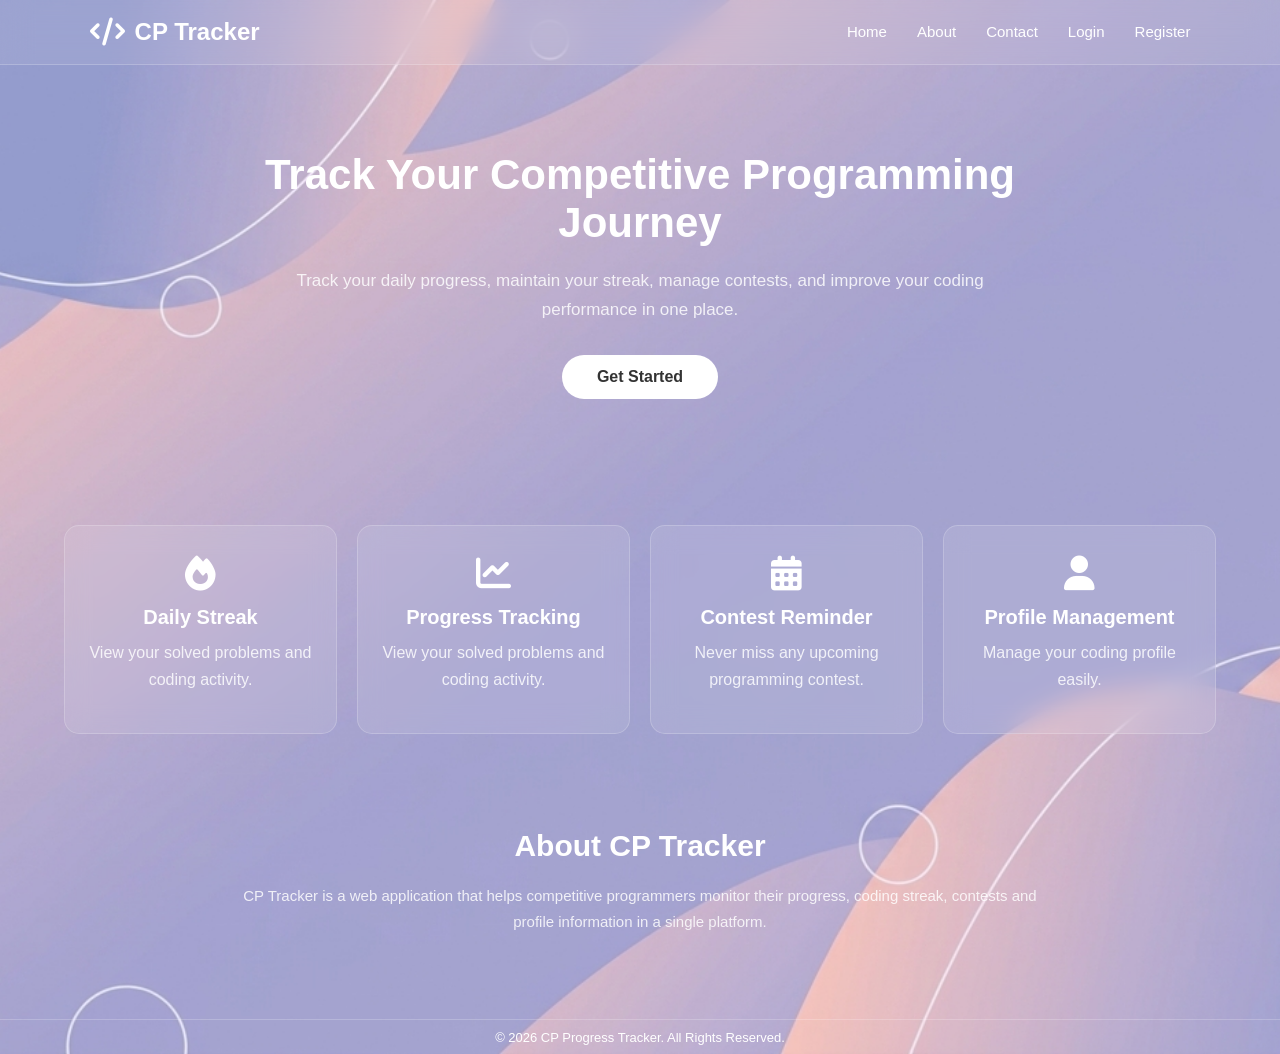
<file: index.html>
<!DOCTYPE html>
<html lang="en">

<head>
    <meta charset="UTF-8">
    <meta name="viewport" content="width=device-width,intial-scale=1.0">

    <title>CP Progress Tracker</title>
    <link rel="stylesheet" href="CSS/style.css">
    <link rel="stylesheet" href="CSS/footer.css">
    <link rel="stylesheet" href="CSS/navbar.css">

    <link rel="stylesheet"href="https://cdnjs.cloudflare.com/ajax/libs/font-awesome/6.6.0/css/all.min.css">



</head>

<body>

    <header>
        <nav>
            <div class="logo">
                <i class="fa-solid fa-code"></i>
                <h2>CP Tracker</h2>
            </div>

            <ul>
                <li><a href="index.html">Home</a></li>
                <li><a href="about.html">About</a></li>
                <li><a href="contact.html">Contact</a></li>
                <li><a href="login.html">Login</a></li>
                <li><a href="register.html">Register</a></li>

            </ul>
        </nav>
    </header>

    <section class="hero">
        <h1>Track Your Competitive Programming Journey</h1>

        <p>
            Track your daily progress, maintain your streak,
            manage contests, and improve your coding performance
            in one place.
        </p>


        <a href="register.html">Get Started</a>

    </section>

    <section class="features">
        <div>
            <i class="fa-solid fa-fire"></i>
            <h2>Daily Streak</h2>

            <p>View your solved problems and coding activity.</p>
        </div>

        <div>
            <i class="fa-solid fa-chart-line"></i>
            <h2>Progress Tracking</h2>
            <p>View your solved problems and coding activity.</p>
        </div>

        <div>
            <i class="fa-solid fa-calendar-days"></i>
            <h2>Contest Reminder</h2>
            <p>
                Never miss any upcoming programming contest.

            </p>
        </div>

        <div>
            <i class="fa-solid fa-user"></i>
            <h2>Profile Management</h2>
            <p>Manage your coding profile easily.</p>
        </div>

    </section>

    <section class="about">
        <h2>About CP Tracker</h2>

        <p>
            CP Tracker is a web application that helps competitive
            programmers monitor their progress, coding streak,
            contests and profile information in a single platform.
        </p>

    </section>

    <footer>
        <p>
            © 2026 CP Progress Tracker. All Rights Reserved.
        </p>
    </footer>
</body>

</html>
</file>
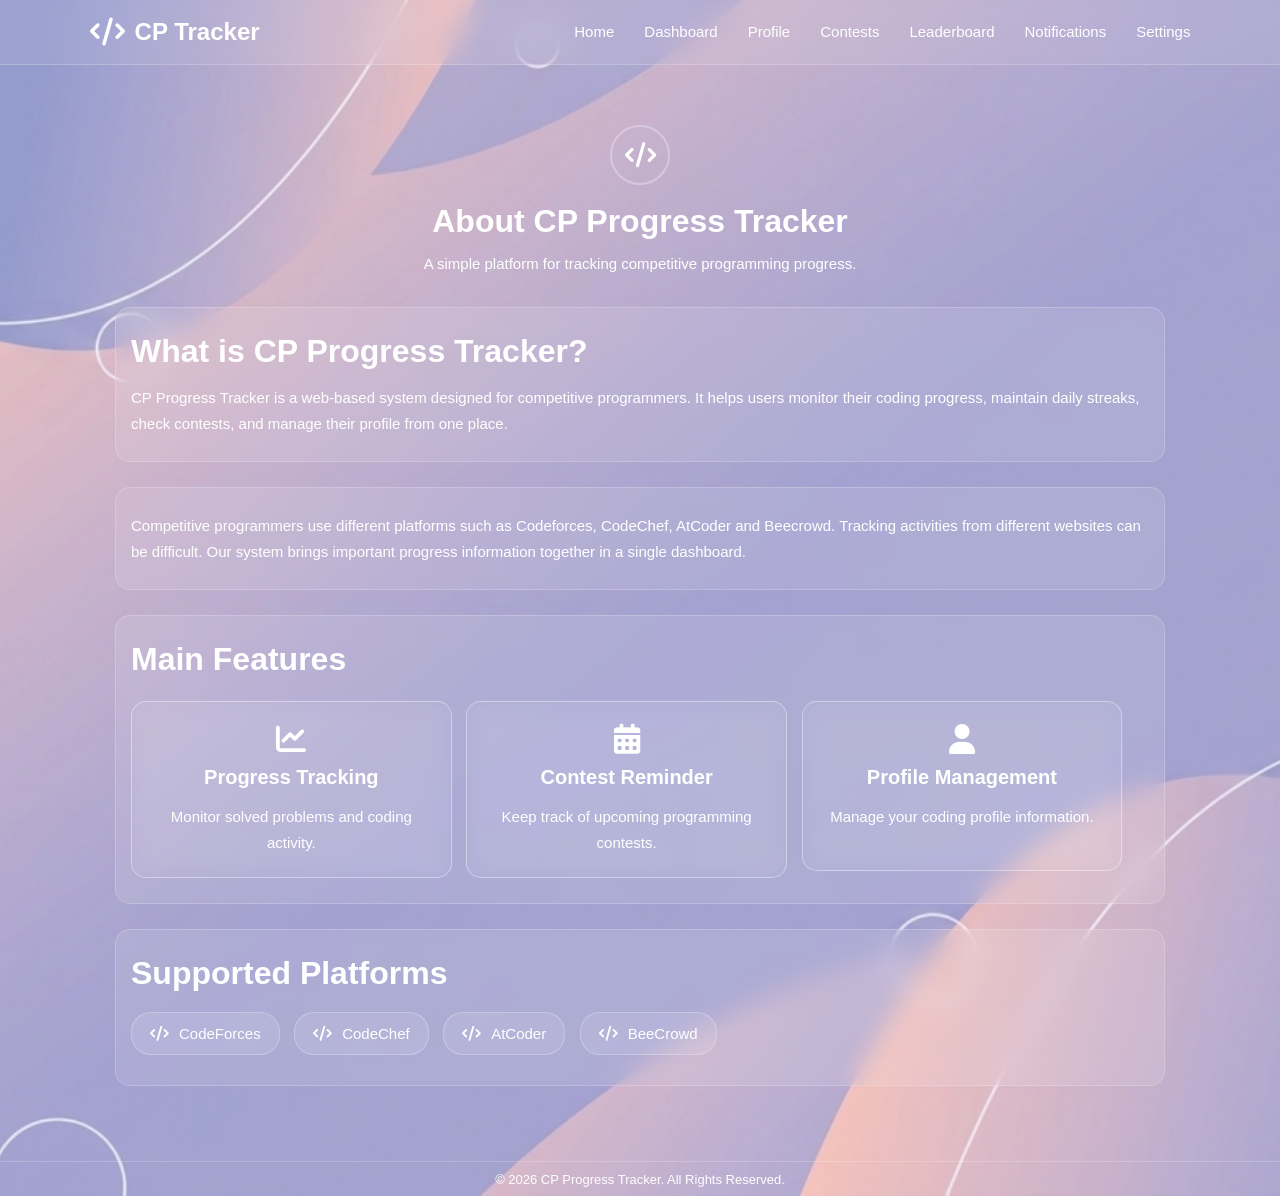
<file: about.html>
<!DOCTYPE html>
<html lang="en">

<head>
    <meta charset="UTF-8">
    <meta name="viewport" content="width=device-width,initial-scale=1.0">
    <title>About - CP Progress Tracker</title>
    <link rel="stylesheet" href="CSS/about.css">
    <link rel="stylesheet" href="CSS/footer.css">
    <link rel="stylesheet" href="CSS/navbar.css">

    <link rel="stylesheet"href="https://cdnjs.cloudflare.com/ajax/libs/font-awesome/6.6.0/css/all.min.css">

</head>
<body>
    <header>
        <nav>
        <div class="logo">
            <i class="fa-solid fa-code">

            </i>
            <h2>CP Tracker</h2>
           
        </div>
         <ul>
                <li><a href="index.html">Home</a></li>
                <li><a href="dashboard.html">Dashboard</a></li>
                <li><a href="profile.html">Profile</a></li>
                <li><a href="contests.html">Contests</a></li>
                <li><a href="leaderboard.html">Leaderboard</a></li>
                <li><a href="notifications.html">Notifications</a></li>
                <li><a href="settings.html">Settings</a></li>
        </ul>
        </nav>
    </header>

<main class="about-page">
    <section class="about-hero">
        <div class="about-icon">
            <i class="fa-solid fa-code">

            </i>
        </div>

        <h1>About CP Progress Tracker</h1>
        <p>
            A simple platform for tracking competitive programming progress.
        </p>
    </section>

    <section class="about-card">
        <h2>What is CP Progress Tracker?</h2>

        <p>
            CP Progress Tracker is a web-based system designed for
            competitive programmers. It helps users monitor their
            coding progress, maintain daily streaks, check contests,
            and manage their profile from one place.
        </p>
    </section>

    <section class="about-card">
        <p>
            Competitive programmers use different platforms such as
            Codeforces, CodeChef, AtCoder and Beecrowd. Tracking
            activities from different websites can be difficult.
            Our system brings important progress information together
            in a single dashboard.

        </p>
    </section>

    <section class="about-card">
        <h2>Main Features</h2>
        <div class="feature">
            <i class="fa-solid fa-chart-line"></i>
            <h3>Progress Tracking</h3>

            <p>Monitor solved problems and coding activity.

            </p>
        </div>
        <div class="feature">
            <i class="fa-solid fa-calendar-days">

            </i>
            <h3>Contest Reminder</h3>
            <p>
                Keep track of upcoming programming contests.
            </p>
        </div>

        <div class="feature">
            <i class="fa-solid fa-user">

            </i>
            <h3>Profile Management</h3>
            <p>
                Manage your coding profile information.
            </p>
        </div>

    </section>

    <section class="about-card">
        <h2>
            Supported Platforms
        </h2>
        <div class="perform">
            <i class="fa-solid fa-code">

            </i>
            <span>CodeForces</span>
        </div>

        <div class="perform">
            <i class="fa-solid fa-code">

            </i>
            <span>CodeChef</span>
        </div>

        <div class="perform">
            <i class="fa-solid fa-code">

            </i>
            <span>AtCoder</span>
        </div>

        <div class="perform">
            <i class="fa-solid fa-code">

            </i>
            <span>BeeCrowd</span>
        </div>

    </section>
</main>
        <footer>
              <p>© 2026 CP Progress Tracker. All Rights Reserved.</p>

        </footer>


</body>


</html>
</file>
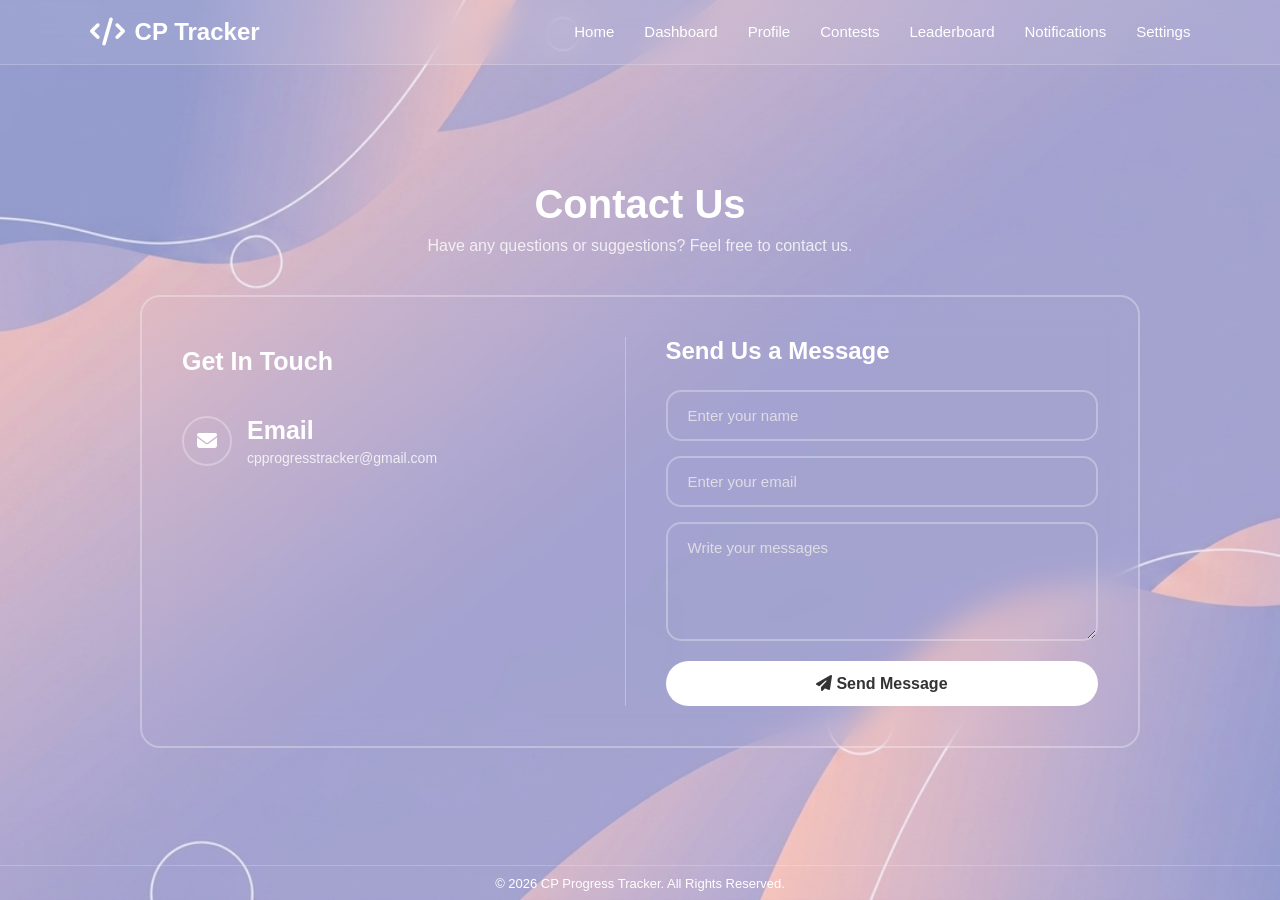
<file: contact.html>
<!DOCTYPE html>
<html lang="en">
    <head>
        <meta charset="UTF-8">
        <meta name="viewport" content="width=device-width,initial-scale=1.0">
        <title>Contact - CP Progress Tracker</title>
        <link rel="stylesheet" href="CSS/contact.css">
        <link rel="stylesheet" href="CSS/footer.css">
        <link rel="stylesheet" href="CSS/navbar.css">
        <link rel="stylesheet"href="https://cdnjs.cloudflare.com/ajax/libs/font-awesome/6.6.0/css/all.min.css">

    </head>

    <body>
        <header>

            <nav>
                <div class="logo">
                    <i class="fa-solid fa-code">

                    </i>

                    <h2>CP Tracker</h2>
                </div>

                <ul>
                    <li><a href="index.html">Home</a></li>
                    <li><a href="dashboard.html">Dashboard</a></li>
                    <li><a href="profile.html">Profile</a></li>
                    <li><a href="contests.html">Contests</a></li>
                    <li><a href="leaderboard.html">Leaderboard</a></li>
                    <li><a href="notifications.html">Notifications</a></li>
                    <li><a href="settings.html">Settings</a></li>
                </ul>

            </nav>
        </header>

        <main class="contact-page">
    <h1>
        Contact Us
    </h1>
    <p>
        Have any questions or suggestions? Feel free to contact us.
    
    </p>

    
    <div class="contact-container">
        
        
        <div class="contact-info">
            <h2>Get In Touch</h2>
            <div class="contact-item">
                <i class="fa-solid fa-envelope"></i>
                <div>
                    <h3>Email</h3>
                    <p>
                        cpprogresstracker@gmail.com
                    </p>

                </div>
            </div>
        </div>

        
        <div class="contact-form">
            <h2>Send Us a Message</h2>
            <form>
                <label for="name">Name</label>
                <input type="text" id="name" placeholder="Enter your name" required>
                <label for="email">Email Address</label>
                <input type="email" id="email" placeholder="Enter your email" required>
                <label for="msg">Message</label>
                <textarea id="msg" rows="5" placeholder="Write your messages" required></textarea>
                
                <button type="submit">
                    <i class="fa-solid fa-paper-plane"></i>
                    Send Message
                    
                </button>
            </form>
        </div>

    </div>
</main>

        <footer>
              <p>© 2026 CP Progress Tracker. All Rights Reserved.</p>

        </footer>
    </body>
</html>
</file>
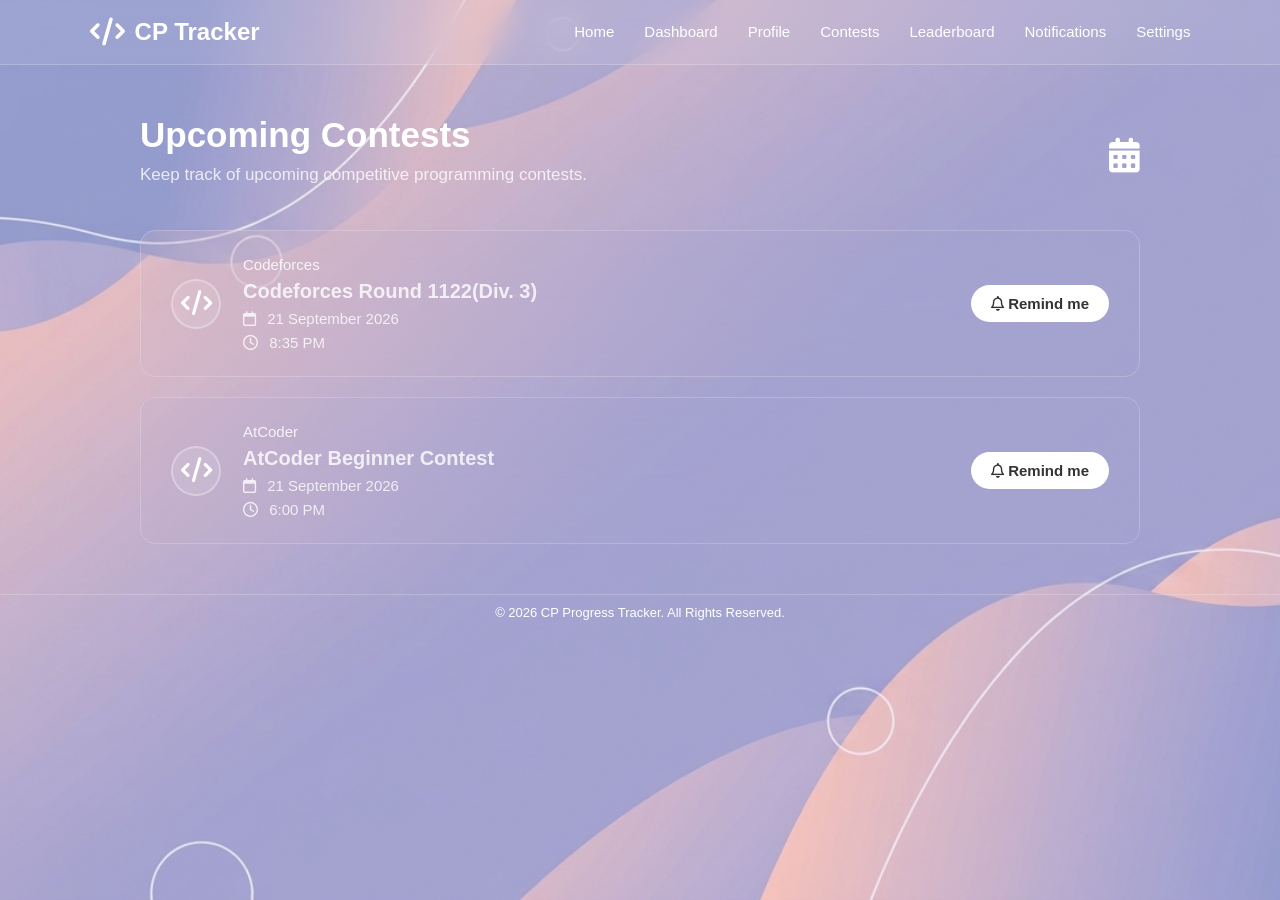
<file: contests.html>
<!DOCTYPE html>
<html lang="en">
    <head>
        <meta charset="UTF-8">
        <meta name="viewport" content="width=device-width,initial-scale=1.0">
        <title>Contests - CP Progress Tracker</title>
        <link rel="stylesheet" href="CSS/contests.css">
        <link rel="stylesheet" href="CSS/navbar.css">
        <link rel="stylesheet" href="CSS/footer.css">
        <link rel="stylesheet"href="https://cdnjs.cloudflare.com/ajax/libs/font-awesome/6.6.0/css/all.min.css">

    </head>

    <body>
        <header>
            <nav>
                <div class="logo">
                    <i class="fa-solid fa-code">

                    </i>
                    <h2>
                        CP Tracker
                    </h2>
                </div>

                <ul>
                    <li><a href="index.html">Home</a></li>
                    <li><a href="dashboard.html">Dashboard</a></li>
                    <li><a href="profile.html">Profile</a></li>
                    <li><a href="contests.html">Contests</a></li>
                    <li><a href="leaderboard.html">Leaderboard</a></li>
                    <li><a href="notifications.html">Notifications</a></li>
                    <li><a href="settings.html">Settings</a></li>
            
                </ul>
            </nav>
        </header>

        <main class="contests-page">
            <div class="page-head">
                <div>
                    <h1>
                        Upcoming Contests
                    </h1>
                    <p>Keep track of upcoming competitive programming contests.</p>
                
                </div>
                <i class="fa-solid fa-calendar-days">

                </i>

            </div>
            <div class="contest-list">
                <div class="contest-card">
                    <DIV CLASS="contest-icon">
                        <i class="fa-solid fa-code">

                        </i>
                    </DIV>

                    <div class="contest-info">
                        <span class="platform">Codeforces

                        </span>
                        <h2>Codeforces Round 1122(Div. 3)</h2>
                        <p>
                            <i class="fa-regular fa-calendar"></i>
                            21 September 2026

                        </p>
                        <p>
                            <i class="fa-regular fa-clock">
                            
                            </i>
                            8:35 PM
                        </p>

                    </div>

                    <button>
                        <i class="fa-regular fa-bell">

                        </i>
                        Remind me
                    </button>

                </div>

                <div class="contest-card">
                    <DIV CLASS="contest-icon">
                        <i class="fa-solid fa-code">

                        </i>
                    </DIV>

                    <div class="contest-info">
                        <span class="platform">AtCoder

                        </span>
                        <h2>AtCoder Beginner Contest</h2>
                        <p>
                            <i class="fa-regular fa-calendar"></i>
                            21 September 2026

                        </p>
                        <p>
                            <i class="fa-regular fa-clock">
                            
                            </i>
                            6:00 PM
                        </p>

                    </div>

                    <button>
                        <i class="fa-regular fa-bell">

                        </i>
                        Remind me
                    </button>

                </div>

            </div>
        </main>

        <footer>
        <p>
            © 2026 CP Progress Tracker. All Rights Reserved.
        </p>
        </footer>
    </body>
</html>
</file>
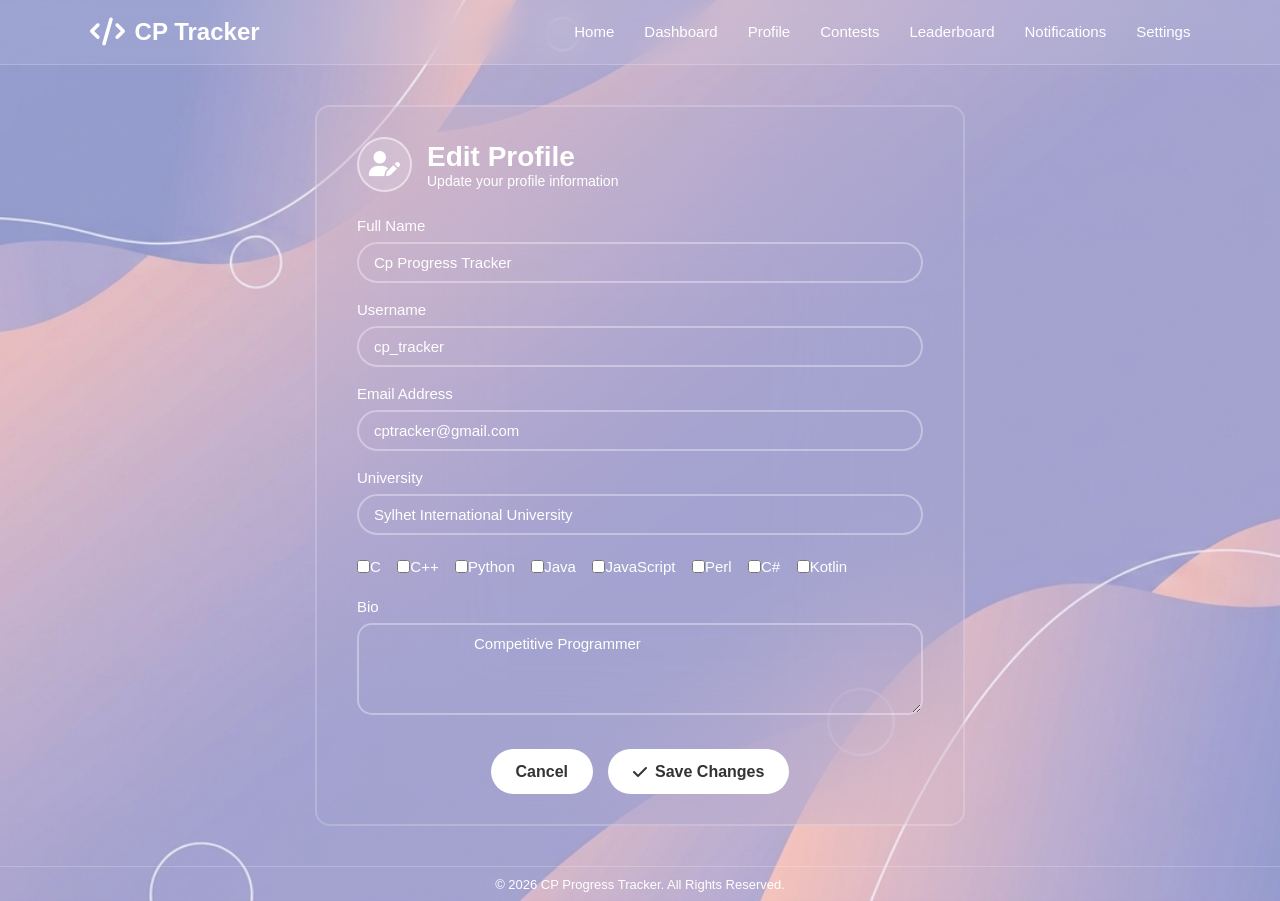
<file: edit-profile.html>
<!DOCTYPE html>
<html lang="en">
    <head>
        <meta charset="UTF-8">
        <meta name="viewport" content="width=device-width,initial-scale=1.0">
        <title>Edit Profile - CP Progress Tracker</title>
        <link rel="stylesheet" href="CSS/edit-profile.css">
        <link rel="stylesheet" href="CSS/footer.css">
        <link rel="stylesheet" href="CSS/navbar.css">
        <link rel="stylesheet"href="https://cdnjs.cloudflare.com/ajax/libs/font-awesome/6.6.0/css/all.min.css">

</head>

<body>
    <header>
        <nav>
            <div class="logo">

                <i class="fa-solid fa-code"></i>
                <h2>CP Tracker</h2>
            </div>
            <ul>
                <li><a href="index.html">Home</a></li>
                <li><a href="dashboard.html">Dashboard</a></li>
                <li><a href="profile.html">Profile</a></li>
                <li><a href="contests.html">Contests</a></li>
                <li><a href="leaderboard.html">Leaderboard</a></li>
                <li><a href="notifications.html">Notifications</a></li>
                <li><a href="settings.html">Settings</a></li>

            </ul>

        </nav>
    </header>

    <main class="edit-profile-page">
        <div class="edit-profile-card">
            <div class="edit-title">
                <div class="edit-icon">
                    <i class="fa-solid fa-user-pen">

                    </i>

                </div>
                <div>
                    <h1>Edit Profile</h1>
                    <p>
                        Update your profile information
                    </p>
                </div>
            </div>

            <form>
                <div class="form-group">
                    <label for="name">Full Name</label>

                    <input type="text" id="name" value="Cp Progress Tracker" required>

                </div>
                <div class="form-group">
                    <label for="username">Username</label>
                    <input type="text"id="username" value="cp_tracker"required>

                </div>

                <div class="form-group">
                    <label for="email">Email Address</label>
                    <input type="email"id="email" value="cptracker@gmail.com"required>

                </div>

                <div class="form-group">
                    <label for="university">University</label>
                    <input type="text"id="university" value="Sylhet International University"required>

                </div>


                <div class="form-group">
                    <label><input type="checkbox" name="language" value="C"> C</label>
                    <label><input type="checkbox" name="language" value="C++"> C++</label>
                    <label><input type="checkbox" name="language" value="Python"> Python</label>
                    <label><input type="checkbox" name="language" value="Java"> Java</label>
                    <label><input type="checkbox" name="language" value="JavaScript"> JavaScript</label>
                    <label><input type="checkbox" name="language" value="Perl"> Perl</label>
                    <label><input type="checkbox" name="language" value="C#"> C#</label>
                    <label><input type="checkbox" name="language" value="Kotlin"> Kotlin</label>



                </div>
                <div class="form-group">
                    <label for="bio">Bio</label>
                    <textarea id="bio" rows="4">
                        Competitive Programmer

                    </textarea>

                </div>

                <div class="button-group">
                   
                    <a href="profile.html" class="save-button">Cancel</a>

                    <button type="submit" class="save-button">
                        <i class="fa-solid fa-check">

                        </i>

                        Save Changes

                    </button>

                </div>

            </form>
        </div>

    </main>
    <footer>
        <p>
            © 2026 CP Progress Tracker. All Rights Reserved.
        </p>
    </footer>
</body>
</html>
</file>
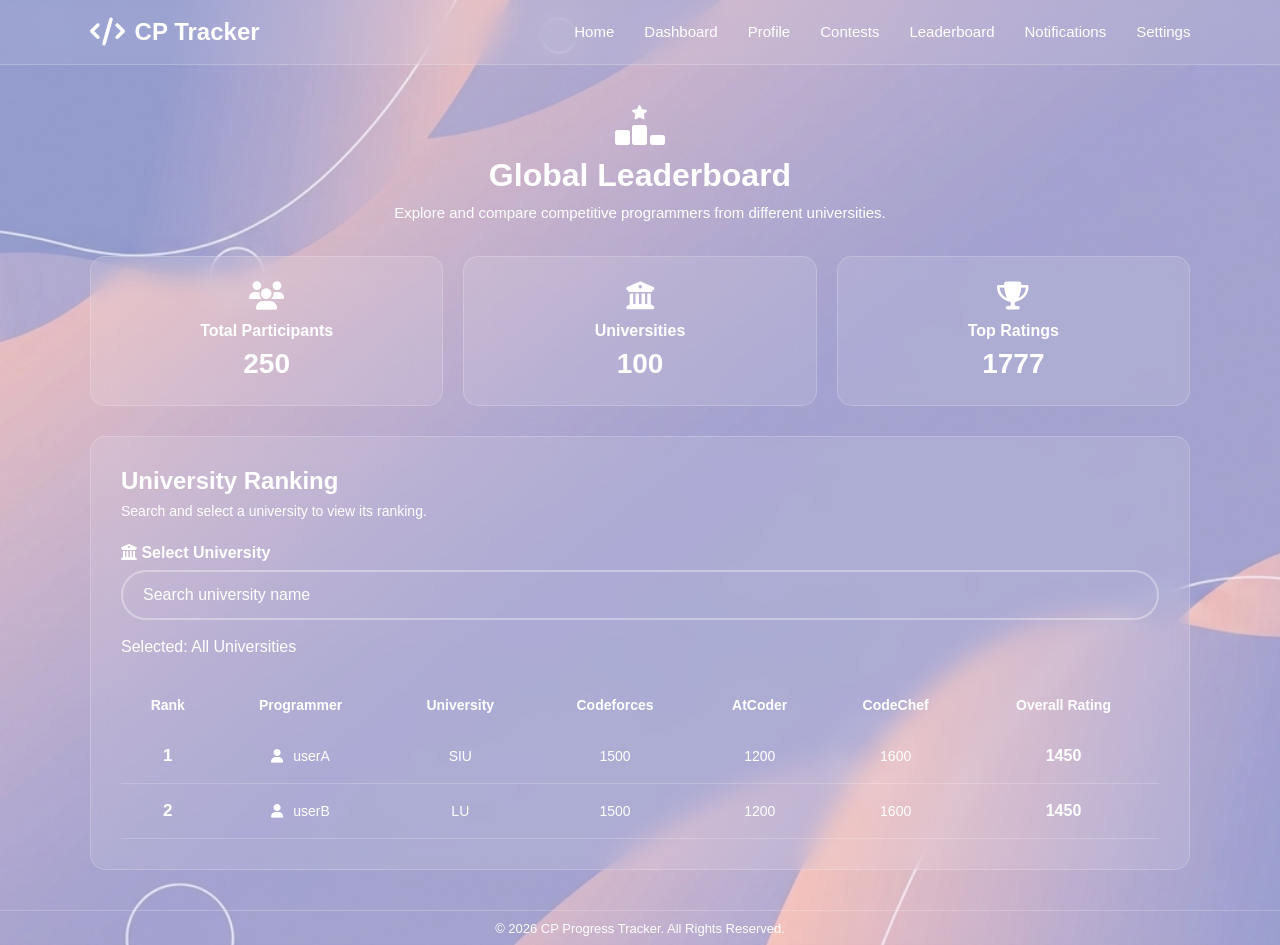
<file: leaderboard.html>
<!DOCTYPE html>
<html lang="en">

<head>
    <meta charset="UTF-8">
    <meta name="viewport" content="width=device-width,initial-scale=1.0">
    <title>Login - CP Progress Tracker</title>
   
    <link rel="stylesheet" href="CSS/leaderboard.css">
    <link rel="stylesheet" href="CSS/navbar.css">
    <link rel="stylesheet" href="CSS/footer.css">
    <link rel="stylesheet"href="https://cdnjs.cloudflare.com/ajax/libs/font-awesome/6.6.0/css/all.min.css">


</head>

<body>
    <header>
        <nav>
            <div class="logo">
                <i class="fa-solid fa-code"></i>
                <h2>CP Tracker</h2>

            </div>
            <ul>
                <li><a href="index.html">Home</a></li>
                <li><a href="dashboard.html">Dashboard</a></li>
                <li><a href="profile.html">Profile</a></li>
                <li><a href="contests.html">Contests</a></li>
                <li><a href="leaderboard.html">Leaderboard</a></li>
                <li><a href="notifications.html">Notifications</a></li>
                <li><a href="settings.html">Settings</a></li>
            </ul>
        </nav>
    </header>

    <main class="lead-page">
        <div class="lead-head">
            <i class="fa-solid fa-ranking-star"></i>
            <h1>Global Leaderboard</h1>

             <p>
                Explore and compare competitive programmers
                from different universities.
            </p>

        </div>
        <section class="rank-stats">
            <div class="rank-card">
                <i class="fa-solid fa-users"></i>
                <h3>Total Participants</h3>
                <h2>250

                </h2>

            </div>

            <div class="rank-card">
                <i class="fa-solid fa-building-columns"></i>
                 <h3>Universities</h3>
                <h2>100

                </h2>
            </div>
             <div class="rank-card">
                <i class="fa-solid fa-trophy"></i>
                <h3>Top Ratings</h3>
                <h2>1777

                </h2>

            </div>

        </section>

        <section class="lead-card">
            <div class="lead-title">
                <h2>
                    University Ranking
                </h2>
                <p>
                    Search and select a university to view its ranking.
                </p>
            </div>

            <div class="filter">
                <label for="uni-search">
                    <i class="fa-solid fa-university"></i>
                    Select University
                </label>
                <input type="text" id="uni-search" placeholder="Search university name" autocomplete="off">
                <div class="uni-list" id="uni-list">
                    <div class="uni-option" data-value="all">
                        All Universities
                    </div>
                    <div class="uni-option" data-value="siu">
                        Sylhet International University
                    </div>
                    <div class="uni-option" data-value="lu">
                        Leading University
                    </div>
                    <div class="uni-option" data-value="sust">
                        Shahjalal University of Science and Technology
                    </div>
                </div>
                <p class="select-uni" id="select-uni">
                    Selected: All Universities
                </p>

                </div>
                <div class="table-wrapper">
                <table>
                    <thread>
                        <tr>
                            <th>Rank</th>
                            <th>Programmer</th>
                            <th>University</th>
                            <th>Codeforces</th>
                            <th>AtCoder</th>
                            <th>CodeChef</th>
                            <th>Overall Rating</th>
                        </tr>

                    
                    </thread>

                    <tbody id="lead-data">
                        <tr data-uni="siu">
                            <tr data-university="siu">
                                <td class="rank">1</td>
                                <td>
                                    <i class="fa-solid fa-user">

                                    </i>
                                    userA
                                </td>

                                <td>SIU</td>
                                <td>1500</td>
                                <td>1200</td>
                                <td>1600</td>
                                <td class="overall">
                                    1450
                                </td>
                                <tr data-university="lu">
                                <td class="rank">2</td>
                                <td>
                                    <i class="fa-solid fa-user">

                                    </i>
                                    userB
                                </td>

                                <td>LU</td>
                                <td>1500</td>
                                <td>1200</td>
                                <td>1600</td>
                                <td class="overall">
                                    1450
                                </td>
                            </tr>
                        </tr>
                    </tbody>
                </table>
                <p class="no-result" id="no-result">
                    No programmers found for this university.
                </p>

            </div>
        </section>

        
        
    </main>

    <footer>
        <p>© 2026 CP Progress Tracker. All Rights Reserved.</p>

    </footer>
</body>

</html>
</file>
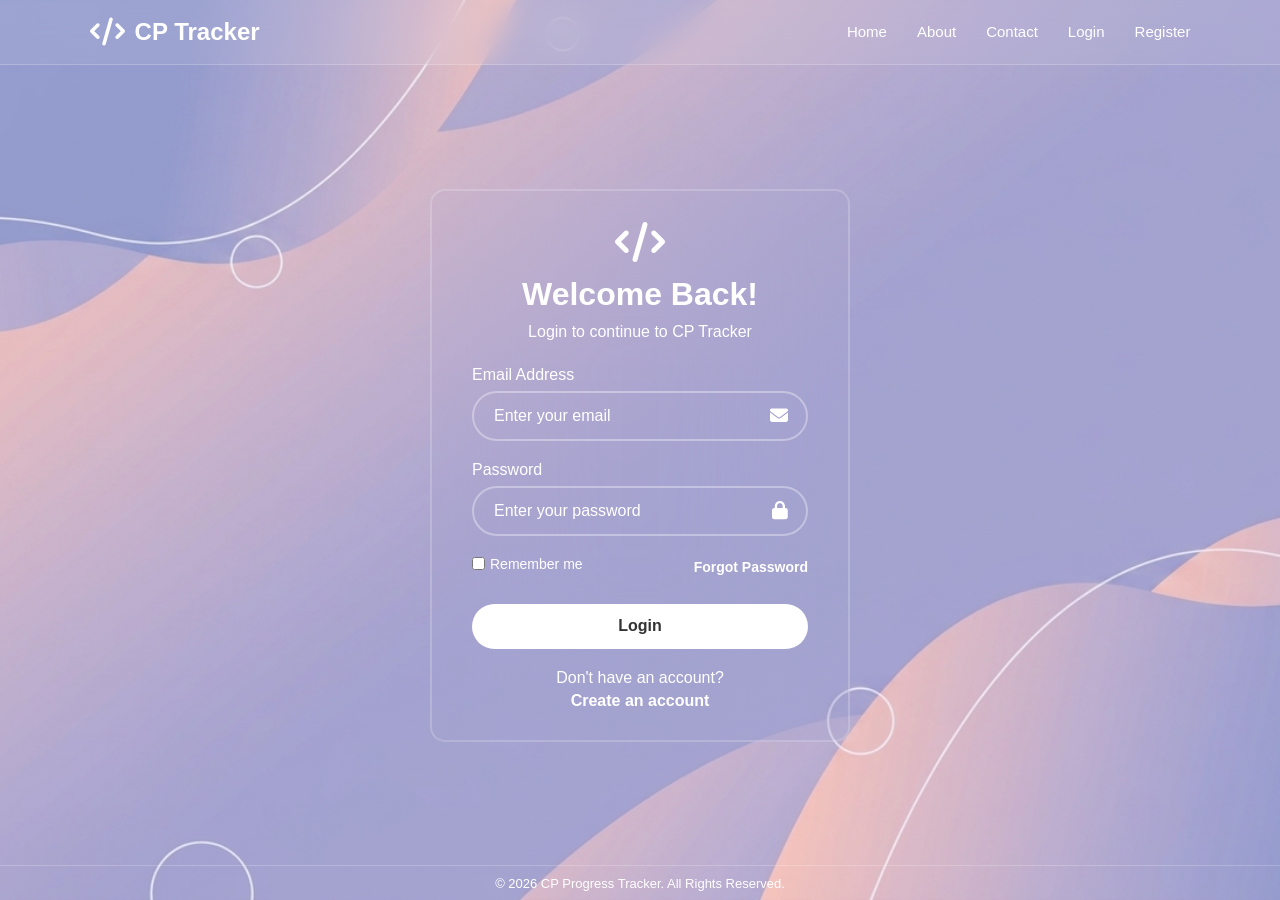
<file: login.html>
<!DOCTYPE html>
<html lang="en">

<head>
    <meta charset="UTF-8">
    <meta name="viewport" content="width=device-width,initial-scale=1.0">
    <title>Login - CP Progress Tracker</title>
   
    <link rel="stylesheet" href="CSS/login.css">
    <link rel="stylesheet" href="CSS/footer.css">
    <link rel="stylesheet" href="CSS/navbar.css">
    <link rel="stylesheet"href="https://cdnjs.cloudflare.com/ajax/libs/font-awesome/6.6.0/css/all.min.css">


</head>

<body>
    <header>
        <nav>
            <div class="logo">
                <i class="fa-solid fa-code"></i>
                <h2>CP Tracker</h2>

            </div>
            <ul>
                <li><a href="index.html">Home</a></li>
                <li><a href="about.html">About</a></li>
                <li><a href="contact.html">Contact</a></li>
                <li><a href="login.html">Login</a></li>
                <li><a href="register.html">Register</a></li>
            </ul>
        </nav>
    </header>

    <main class="login-page">
        <div class="login-card">
            <div class="login-icon">
                <i class="fa-solid fa-code"></i>

            </div>

            <h1>Welcome Back!</h1>
            <p>Login to continue to CP Tracker</p>
            <form class="login-form">
                <label for="password">Email Address</label>
                <div class="input-box">
                    <i class="fa-solid fa-envelope"></i>
                    <input type="email" id="email" placeholder="Enter your email" required>

                </div>
                <label for="password">Password</label>
                <div class="input-box">

                    <i class="fa-solid fa-lock"></i>
                    <input type="password" id="password" placeholder="Enter your password" required>

                </div>


                <div class="login-options">

                    <label class="remember">
                        <input type="checkbox">Remember me

                    </label>


                    <a href="........................">Forgot Password</a>


                </div>

                <button type="submit">Login</button>

            </form>

            <p class="register-text">Don't have an account?</p>

            <a href="register.html">Create an account</a>
        </div>
    </main>

    <footer>
        <p>© 2026 CP Progress Tracker. All Rights Reserved.</p>

    </footer>
</body>

</html>
</file>
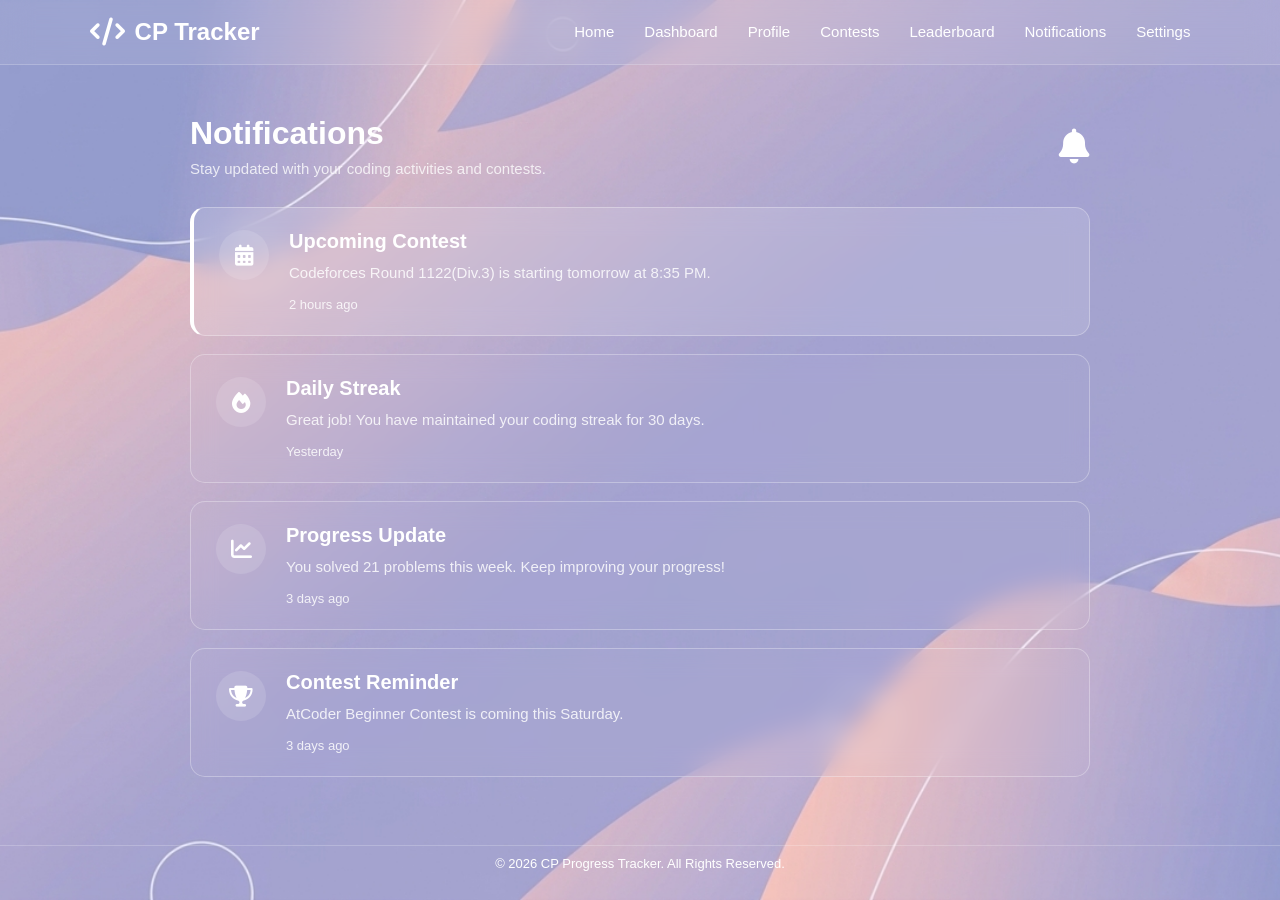
<file: notifications.html>
<!DOCTYPE html>
<html lang="en">
    <head>
        <meta charset="UTF-8">
        <meta name="viewport" content="width=device-width,initial-scale=1.0">
        <title>Notifications - CP Progress Tracker</title>
        <link rel="stylesheet" href="CSS/notifications.css">
        <link rel="stylesheet" href="CSS/footer.css">
        <link rel="stylesheet" href="CSS/navbar.css">
        <link rel="stylesheet"href="https://cdnjs.cloudflare.com/ajax/libs/font-awesome/6.6.0/css/all.min.css">

    </head>

    <body>
        <header>
            <nav>
                <div class="logo">
                    <i class="fa-solid fa-code">

                    </i>
                    <h2>CP Tracker</h2>
                </div>

                <ul>
                    <li><a href="index.html">Home</a></li>
                    <li><a href="dashboard.html">Dashboard</a></li>
                    <li><a href="profile.html">Profile</a></li>
                    <li><a href="contests.html">Contests</a></li>
                    <li><a href="leaderboard.html">Leaderboard</a></li>
                    <li><a href="notifications.html">Notifications</a></li>
                    <li><a href="settings.html">Settings</a></li>
                </ul>


            </nav>
        </header>

        <main class="notifications-page">
            <div class="notifications-header">
                <div>
                    <h1>Notifications</h1>
                    <p>
                        Stay updated with your coding activities and contests.
                    </p>
                </div>

                <i class="fa-solid fa-bell">

                </i>
            </div>

            <div class="notifications-card unread">
                <div class="notifications-icon">
                    <i class="fa-solid fa-calendar-days">

                    </i>
                </div>

                <div class="notifications-content">
                    <h3>
                        Upcoming Contest
                    </h3>
                    <p>
                        Codeforces Round 1122(Div.3) is starting tomorrow at 8:35 PM.
                    </p>
                    <span>2 hours ago</span>
                </div>
            </div>

            <div class="notifications-card">
                <div class="notifications-icon">
                    <i class="fa-solid fa-fire"></i>

                </div>
                <div class="notifications-content">
                    <h3>
                        Daily Streak
                    </h3>
                    <p>
                        Great job! You have maintained your coding streak for 30 days.
                    </p>
                    <span>Yesterday</span>
                </div>

            </div>

            <div class="notifications-card">
                <div class="notifications-icon">
                    <i class="fa-solid fa-chart-line">

                    </i>
                    
                </div>
                <div class="notifications-content">
                    <h3>Progress Update</h3>
                    <p>
                        You solved 21 problems this week. Keep improving your progress!
                    </p>
                    <span>3 days ago</span>
                </div>
            </div>

            <div class="notifications-card">
                <div class="notifications-icon">
                    <i class="fa-solid fa-trophy">

                    </i>
                </div>
                <div class="notifications-content">
                    <h3>Contest Reminder</h3>
                    <p>
                        AtCoder Beginner Contest is coming this Saturday.
                        
                        
                    </p>
                    <span>
                            3 days ago
                    </span>
                </div>
            </div>


        </main>
        <footer>
            <p>
                © 2026 CP Progress Tracker. All Rights Reserved.
            </p>
        </footer>
    </body>
</html>
</file>
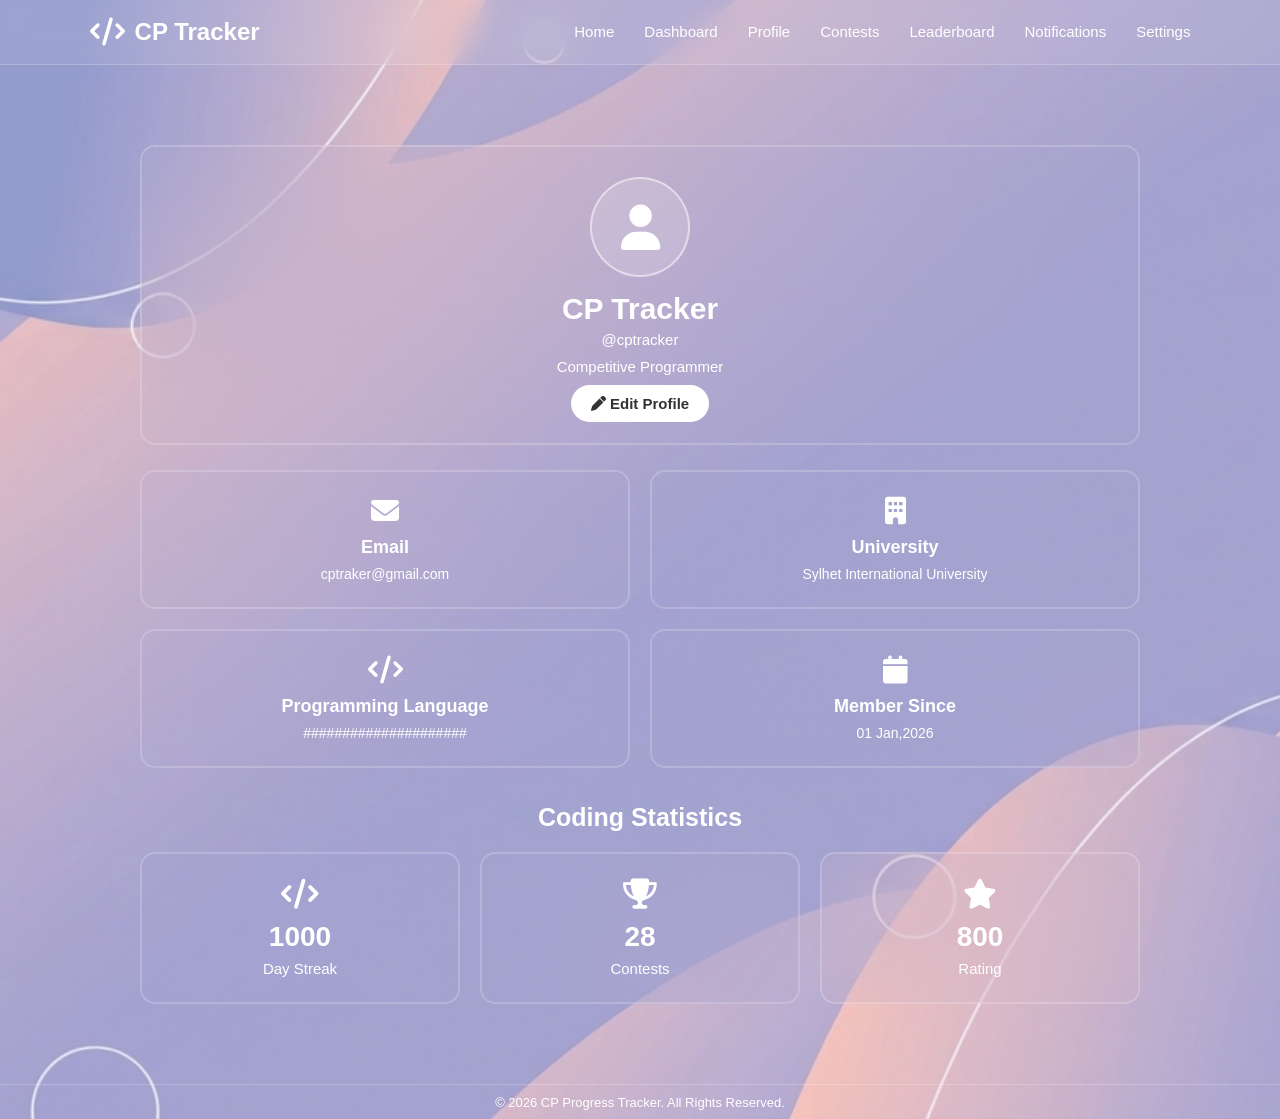
<file: profile.html>
<!DOCTYPE html>
<html lang="en">
    <head>
        <meta charset="UTF-8">
        <meta name="viewport" content="width=device-width,initial-scale=1.0">
        <title>Profile - CP Progress Tracker</title>
        <link rel="stylesheet" href="CSS/profile.css">
        <link rel="stylesheet" href="CSS/footer.css">
        <link rel="stylesheet" href="CSS/navbar.css">
        <link rel="stylesheet"href="https://cdnjs.cloudflare.com/ajax/libs/font-awesome/6.6.0/css/all.min.css">
    </head>
    <body>
        <header>
            <nav>
                <div class="logo">
                    <i class="fa-solid fa-code"></i>
                    <h2>CP Tracker</h2>

                </div>
                <ul>
                    <li><a href="index.html">Home</a></li>
                    <li><a href="dashboard.html">Dashboard</a></li>
                    <li><a href="profile.html">Profile</a></li>
                    <li><a href="contests.html">Contests</a></li>
                    <li><a href="leaderboard.html">Leaderboard</a></li>
                    <li><a href="notifications.html">Notifications</a></li>
                    <li><a href="settings.html">Settings</a></li>

                </ul>

            </nav>

        </header>

        <main class="profile-page">
            <div class="profile-card">
                <div class="profile-image">
                    <i class="fa-solid fa-user">

                    </i>
                </div>
                <h1>CP Tracker</h1>
                <p class="username">
                    @cptracker
                </p>
                <p class="bio">
                    Competitive Programmer
                </p>
                <a href="edit-profile.html" class="edit-button">
                    <i class="fa-solid fa-pen"></i>
                    Edit Profile
                </a>
            </div>

            <div class="profile-info">
                <div class="info-box">
                    <i class="fa-solid fa-envelope">

                    </i>
                    <h3>Email</h3>
                    <p>cptraker@gmail.com</p>

                </div>
                <div class="info-box">
                    <i class="fa-solid fa-building">

                    </i>
                    <h3>University</h3>
                    <p>Sylhet International University</p>
                </div>

                <div class="info-box">
                    <i class="fa-solid fa-code">

                    </i>
                    <h3>Programming Language</h3>
                    <p>#####################</p>
                </div>
                
                 <div class="info-box">
                    <i class="fa-solid fa-calendar">

                    </i>
                    <h3>Member Since</h3>
                    <p>
                        01 Jan,2026
                    </p>
                </div>
            </div>

            <div class="coding-stats">
                <h2>Coding Statistics</h2>
                <div class="stats-grid">
                    <div class="stat-box">
                        <i class="fa-solid fa-code"></i>

                        <h3>1000</h3>
                        <p>
                            Day Streak
                        </p>

                    </div>

                    <div class="stat-box">
                        <i class="fa-solid fa-trophy"></i>

                        <h3>28</h3>
                        <p>
                            Contests
                        </p>

                    </div>
                    <div class="stat-box">
                        <i class="fa-solid fa-star"></i>

                        <h3>800</h3>
                        <p>
                            Rating
                        </p>

                    </div>
                </div>

            </div>
        </main>
        <footer>
        <p>
            © 2026 CP Progress Tracker. All Rights Reserved.
        </p>
    </footer>
    </body>


</html>
</file>
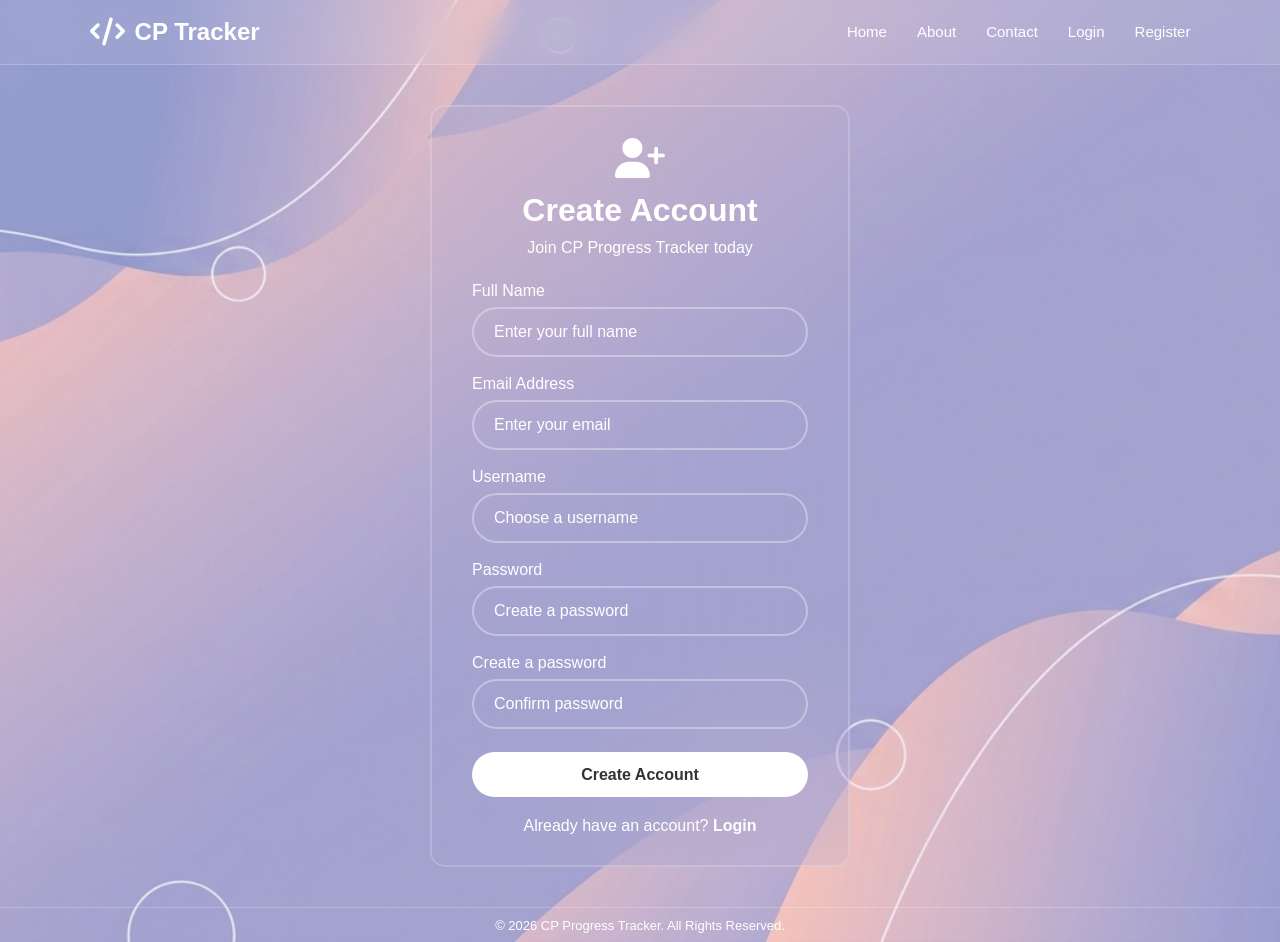
<file: register.html>
<!DOCTYPE html>
<html lang="en">
    <head>
        <meta charset="UTF-8">
        <meta name="viewport" content="width=device-width,initial-scale=1.0">
        <title>Register - CP Progress Tracker</title>
        <link rel="stylesheet" href="CSS/register.css">
        <link rel="stylesheet" href="CSS/footer.css">
        <link rel="stylesheet" href="CSS/navbar.css">
        <link rel="stylesheet"href="https://cdnjs.cloudflare.com/ajax/libs/font-awesome/6.6.0/css/all.min.css">


    </head>

    <body>
        <header>
            <nav>
                <div class="logo">

                    <i class="fa-solid fa-code"></i>
                    <h2>CP Tracker</h2>
                </div>
                <ul>
                    <li><a href="index.html">Home</a></li>
                    <li><a href="about.html">About</a></li>
                    <li><a href="contact.html">Contact</a></li>
                    <li><a href="login.html">Login</a></li>
                    <li><a href="register.html">Register</a></li>
                </ul>

            </nav>
        </header>

        <main class="register-page">
            <div class="register-card">
                <div class="register-icon">
                    <i class="fa-solid fa-user-plus">

                    </i>
                    
                </div>
                <h1>Create Account</h1>
                <p>Join CP Progress Tracker today</p>

                <form>
                    <label for="name">Full Name</label>
                    <input type="text" id="name" placeholder="Enter your full name" required>

                    <label for="email">Email Address</label>
                    <input type="email" id="email" placeholder="Enter your email" required>

                    <label for="username">Username</label>
                    <input type="text" id="username" placeholder="Choose a username" required>

                    <label for="password">Password</label>
                    <input type="password" id="password" placeholder="Create a password" required>

                    <label for="confrim_password">Create a password</label>
                    <input type="password" id="confirm_password" placeholder="Confirm password" required>

                    <button type="submit">
                        Create Account
                    </button>

                </form>

                <p class="login-text">
                    Already have an account?

                    <a href="login.html">Login</a>
                </p>
            </div>
        </main>

        <footer>
              <p>© 2026 CP Progress Tracker. All Rights Reserved.</p>

        </footer>
    </body>
</html>
</file>
<file: CSS/style.css>
*{
    margin:0;
    padding:0;
    box-sizing:border-box;
    font-family:"Poppins",sans-serif;

}

body
{
    min-height:100vh;
    background-image:url("../images/pp.jfif");
    background-size:cover;
    background-position:center;
    background-repeat:no-repeat;
    display:flex;
    flex-direction:column;


}

.hero
{
    color:#fff;
    display:flex;
    justify-content:center;
    align-items:center;
    padding:50px 10%;
    text-align:center;
    flex-direction:column;
    min-height:420px;
    
}

.hero h1
{
    font-size:42px;
    margin-bottom :20px;
    max-width:800px;

}
.hero p
{
    font-size:17px;
    margin-bottom :30px;
    max-width:700px;
    color:rgba(255, 255, 255, 0.83);
    line-height:1.7;
}


.hero a
{
   
    background:#fff;
    border:none;
    outline:none;
    border-radius:25px;
    cursor:pointer;
    font-size:16px;
    color:#333;

   
    font-weight:600;
    transition:0.3s;
    padding:13px 35px;
    text-decoration:none;
    
}
.hero a:hover
{
   
    transform:translateY(-3px);
    
}
.features 
{
    width:90%;
    margin:40px auto;
    display:grid;
    grid-template-columns: repeat(4,1fr);
    gap:20px;


}

.features div,.about 
{
    text-align:center;

}
.features div
{
    padding:30px 20px;
    background:rgba(255, 255, 255, 0.1);
    backdrop-filter: blur(12px);
    border-radius:15px;
    transition:0.3s;
    border:1px solid rgba(255, 255, 255, 0.2);

}
.features div:hover
{
   
    transform:translateY(-3px);
    
}
.features i
{
    color:#fff;
    font-size:35px;
    margin-bottom:15px;
  
}
.features h2
{
    color:#fff;
    font-size:20px;
    margin-bottom:10px;
  
}
.features p
{
    font-size:16px;
    line-height: 1.7;
    margin-bottom:10px;
    color:rgba(255, 255, 255, 0.83);

  
}

.about p
{
    font-size:15px;
    line-height:1.7;
    color:rgba(255, 255, 255, 0.83);

}
.about 
{
    color:#fff;
    width:85%;
    max-width:900px;
    margin:20px auto 50px;
    padding:35px 40px;

}
.about h2
{
    font-size:30px;
    margin-bottom:20px;
   
    
}
</file>
<file: CSS/footer.css>
footer
{
    width:100%;
    background :transparent;
    color :#fff;
    text-align :center;
    padding: 10px 20px 8px;
    border-top :1px solid rgba(253, 253, 253, 0.2);
}

footer p
{
    margin :0;
    line-height : 16px;
    font-size:13px;
    
}

footer p
{
    margin :0;
    font-size:13px;
    line-height: 16px;

    
}
</file>
<file: CSS/navbar.css>
header
{
    width:100%;
    background:rgba(255, 255, 255, 0.08);
    backdrop-filter :blur(15px);
    border-bottom : 1px solid rgba(255, 255, 255, 0.2);
    padding :18px 7%;

   
}

nav
{
    display :flex;
    align-items :center;
    justify-content :space-between;

}

.logo
{
    display :flex;
    align-items :center;
    gap:10px;

}

.logo i
{
    font-size :28px;
    color:#fff;
}

.logo h2
{
    font-size :24px;
    color:#fff;
}

nav ul
{
    display :flex;
    align-items :center;
    gap:30px;

    list-style: none;
    
}

nav ul li a
{
    font-size:15px;
    text-decoration :none;
    color:#fff;
    
}

nav ul li a:hover
{
    text-decoration :underline;
}
</file>
<file: CSS/about.css>
*{
    margin:0;
    padding:0;
    box-sizing:border-box;
    font-family:"Poppins",sans-serif;

}

body
{
    min-height:100vh;
    background-image:url("../images/pp.jfif");
    background-size:cover;
    background-position:center;
    background-repeat:no-repeat;
    display:flex;
    flex-direction:column;


}
.about-page
{
    width:100%;
    max-width:1100px;
    COLOR:#FFF;
    margin:0 auto;
    flex:1;
    padding:35px 25px 50px;
}

.about-hero 
{
    text-align:center;
    padding:25px 15px 35px;

}
.about-icon
{
    font-size:25px;
    width:60px;
    height:60px;
    display :flex;
    justify-content:center;
    align-items:center;
    color:#fff;
    border-radius:50%;
    border:2px solid rgba(255, 255, 255, 0.3);
    margin: 0 auto 18px;

}

.about-hero h1
{
    font-size:32px;
    margin-bottom :15px;

}

.about-hero p
{
    font-size:15px;

}
.about-card
{
    padding:25px 15px;
    background:rgba(255, 255, 255, 0.1);
    backdrop-filter: blur(12px);
    border-radius:15px;
    transition:0.3s;
    border:1px solid rgba(255, 255, 255, 0.2);
    margin-bottom:25px;
}
.about-card:hover
{
   
    transform:translateY(-3px);
    
}
.about-card h2
{
    font-size:32px;
    margin-bottom :15px;

}

.about-card p
{
    font-size:15px;
    line-height: 1.7;


}
.feature
{
    padding:22px 15px;
    background:rgba(255, 255, 255, 0.01);
    backdrop-filter: blur(12px);
    border-radius:15px;
    transition:0.3s;
    border:1px solid rgba(255, 255, 255, 0.4);
    display: inline-block;
    vertical-align:top;
    text-align:center;
    width:31.5%;
    min-height:170px;
    margin:8px 1% 0 0;

}
.feature:hover
{
   
    transform:translateY(-3px);
    
}
.feature i
{
    font-size:30px;
    margin-bottom:12px;
   
}
.feature h3
{
    font-size:20px;
    margin-bottom:15px;
   
}
.feature p
{
    font-size:15px;
    line-height:1.7;
  
}

.perform 
{
    display:inline-flex;
    align-items:center;
    gap:10px;
    margin :5px 10px 5px 0;
    padding : 12px 18px;
    background:rgba(255, 255, 255, 0.1);
    border:1px solid rgba(255, 255, 255, 0.25);
    border-radius:20px;

    transition: 0.3s;


}
.perform:hover
{
   
    transform:translateY(-3px);
    
}

.perform i
{
    font-size:15px;
  
}

.perform span
{
    font-size:15px;
  
}
</file>
<file: CSS/contact.css>
*{
    margin:0;
    padding:0;
    box-sizing:border-box;
    font-family:"Poppins",sans-serif;

}

body
{
    min-height:100vh;
    background-image:url("../images/pp.jfif");
    background-size:cover;
    background-position:center;
    background-repeat:no-repeat;
    display:flex;
    flex-direction:column;


}
.contact-page
{
    width:100%;
    flex:1;
    display:flex;
    justify-content:center;
    align-items:center;
    padding:40px 20px;

    flex-direction:column;
    
}
.contact-page h1
{
    font-size:40px;
    margin-bottom:10px;
    text-align :center;

    margin-bottom:10px;
    

}
.contact-page > p
{
    text-align:center;
    font-size :16px;
    margin-bottom:40px;
    color:rgba(255, 255, 255, 0.8);


}
.contact-container
{
    width:100%;
    max-width:1000px;
    display:flex;
    background:transparent;
    gap:40px;
    border:2px solid rgba(255, 255, 255, 0.3);
    backdrop-filter: blur(15px);
    border-radius: 20px;
    padding:40px;

}

.contact-info
{
    flex:1;
    display:flex;
    justify-content: flex-start;

    flex-direction:column;
    padding-top:10px;
    border-right :1px solid rgba(255, 255, 255, 0.3);
    padding-right :10px;
}

.contact-item
{
    display:flex;
    align-items:center;
    gap:15px;
    margin-bottom:25px;

}

.contact-page h2
{
    font-size:25px;
   
    margin-bottom:40px;
    

}
.contact-item i
{
    font-size:20px;
    width:50px;
    height:50px;
    display :flex;
    justify-content:center;
    align-items:center;
    color:#fff;
    border-radius:50%;
    border:2px solid rgba(255, 255, 255, 0.3);


}
.contact-item h3
{
    font-size:25px;
   
    margin-bottom:5px;
    

}
.contact-item p
{
    font-size:14px;
    color:rgba(255, 255, 255, 0.8);
  
}

.contact-form
{
    flex:1;
}
.contact-form h2
{
    font-size:24px;
    margin-bottom:25px;
}

.contact-form form
{
    display:flex;
    flex-direction:column;
    gap:15px;
}

.contact-form label
{
    display:none;

}
.contact-form input, .contact-form textarea
{
    width :100%;
    background:transparent;
    transition: 0.3s;
    color:#fff;
    outline:none;
    font-size:15px;
    border-radius:15px;
    border:2px solid rgba(255, 255, 255, 0.3);
    padding:15px 20px;
}


.contact-form input:focus, .contact-form textarea:focus
{
    background:rgba(255, 252, 252, 0.017);
    border-color:#fff;
}

.contact-form input::placeholder, .contact-form textarea::placeholder
{
    color:rgba(236, 235, 235, 0.8);

}

.contact-form button:hover
{
    
    transform:translateY(-3px);
   
}

.contact-form button
{
    width:100%;
    height:45px;
    background:#fff;
    border:none;
    outline:none;
    border-radius:25px;
    cursor:pointer;
    font-size:16px;
    color:#333;

    margin-top:5px;
    font-weight:600;
    transition:0.3s;

 

}
.contact-page h1,.contact-page h2,.contact-item h3
{
    color:#fff;
}
</file>
<file: CSS/contests.css>
*{
    margin:0;
    padding:0;
    box-sizing:border-box;
    font-family:"Poppins",sans-serif;

}

body
{
    min-height:100vh;
    background-image:url("../images/pp.jfif");
    background-size:cover;
    background-position:center;
    background-repeat:no-repeat;
    display:flex;
    flex-direction:column;


}
.contests-page
{
    width:90%;
    max-width:1000px;
    COLOR:#FFF;
    margin:50px auto;
    
}

.page-head
{
   
    display:flex;
    justify-content:space-between;
    align-items:center;
    margin-bottom:35px;
    
}
.page-head h1
{
    font-size:35px;
    margin-bottom:10px;
}
.page-head p
{
    font-size:17px;
    margin-bottom:10px;
    color:rgba(255,255,255,0.8);

}

.page-head i
{
    font-size:35px;
   
}

.contest-list
{
    display:flex;
    gap:20px;
    flex-direction:column;
    
}
.contest-card
{
    display:flex;
    align-items:center;
    gap:22px;
    background: transparent;
    border:1px solid rgba(255, 254, 255, 0.2);
    backdrop-filter:blur(80px);
    color:#fff;
    border-radius:15px;
    padding:25px 30px;
    transition:0.3s;
    
}
.contest-card:hover
{
   
    transform:translateY(-3px);
    
}

.contest-icon
{
    font-size:25px;
    width:50px;
    height:50px;
    display :flex;
    justify-content:center;
    align-items:center;
    color:#fff;
    border-radius:50%;
    border:2px solid rgba(255, 255, 255, 0.3);
    background:rgba(255, 255, 255, 0.1);

}
.contest-info 
{
    flex:1;
}

.platform 
{
   display:inline-block;
   font-size:15px;
   color:rgba(255,255,255,0.85);
   margin-bottom:7px;

    
}

.contest-info p
{
    font-size:15px;
    color:rgba(255,255,255,0.8);
    margin-top:7px;

}
.contest-info h2
{
    font-size:20px;
    color:rgba(255,255,255,0.8);
    margin-bottom:7px;

    
}

.contest-info p i
{
    margin-right:7px;

}
.contest-card button:hover
{
    
    transform:translateY(-3px);
   
}

.contest-card button
{
   
    background:#fff;
    border:none;
    outline:none;
    border-radius:25px;
    cursor:pointer;
    font-size:15px;
    color:#333;

    font-weight:600;
    transition:0.3s;
    padding:10px 20px;
 

}
</file>
<file: CSS/edit-profile.css>
*{
    margin:0;
    padding:0;
    box-sizing:border-box;
    font-family:"Poppins",sans-serif;

}

body
{
    min-height:100vh;
    background-image:url("../images/pp.jfif");
    background-size:cover;
    background-position:center;
    background-repeat:no-repeat;
    display:flex;
    flex-direction:column;


}
.edit-profile-page
{
    width:100%;
    flex:1;
    margin:40px auto;
    max-width:650px;
   
    
    
}
.edit-profile-card
{
    background:transparent;
    border:2px solid rgba(255, 254, 255, 0.2);
    backdrop-filter:blur(80px);
    color:#fff;
    border-radius:15px;
    padding:30px 40px;

}

.edit-icon
{
    display:flex;
    justify-content:center;
    align-items:center;
    background:rgba(255,255,255,0.15);
    border:2px solid rgba(255,255,255,0.5);
    border-radius:50%;
    width:55px;
    height:55px;
   

    color:#fff;
    font-size :25px;

}
.edit-title 
{
    display:flex;
    align-items:center;
    margin-bottom:25px;
    gap:15px;

}

.edit-title h1 
{
    font-size:28px;

}

.edit-title p 
{
    color:#fff;
    font-size:14px;

}

.form-group
{
    margin-bottom:18px;
}
.form-group label 
{
    display:block;
    font-size:15px;
    margin-bottom:8px;
    
}
.form-group input:not([type="checkbox"]),
.form-group textarea
{
   
    width:100%;

    background:transparent;
   
    border:2px solid rgba(255, 255, 255, 0.35);
    outline:none;
    border-radius:25px;
    font-size:15px;
    color:#fff;
    padding: 10px 15px;
   


}
.form-group textarea 
{
    border-radius:15px;
    resize:vertical;
}
.form-group label:has(input[type="checkbox"]) 
{
    display:inline-flex;
    align-items:center;
    margin:5px 12px 5px 0;

}

.button-group 
{
    display:flex;
    justify-content:center;
    gap:15px;
    margin-top:25px;
}
.save-button
{
    
    height:45px;
    background:#fff;
    border:none;
    outline:none;
    border-radius:25px;
    cursor:pointer;
    font-size:16px;
    color:#333;

    margin-top:5px;
    font-weight:600;
    transition:0.3s;
    text-decoration:none;
    padding:12px 25px;
    gap:8px;
    display:inline-flex;
    align-items:center;
    justify-content:center;
    
}

.save-button:hover
{
   
    transform:translateY(-3px);
    
}
</file>
<file: CSS/leaderboard.css>
*{
    margin:0;
    padding:0;
    box-sizing:border-box;
    font-family:"Poppins",sans-serif;

}

body
{
    min-height:100vh;
    background-image:url("../images/pp.jfif");
    background-size:cover;
    background-position:center;
    background-repeat:no-repeat;
    display:flex;
    flex-direction:column;


}
.lead-page
{
    width:90%;
    max-width:1100px;
    COLOR:#FFF;
    margin:40px auto;
    flex:1;
}

.lead-head
{
   
    text-align:center;
    align-items:center;
    margin-bottom:35px;
    
}
.lead-head i
{
    font-size:40px;
    margin-bottom:12px;
   
}
.lead-head h1
{
    font-size:32px;
    margin-bottom:10px;
   
}
.lead-head p
{
    font-size:15px;
  
}
.rank-card, .lead-card
{
    padding:25px 15px;
    background:rgba(255, 255, 255, 0.1);
    backdrop-filter: blur(12px);
    border-radius:15px;
    transition:0.3s;
    border:1px solid rgba(255, 255, 255, 0.2);

}
.rank-card:hover
{
   
    transform:translateY(-3px);
    
}

.rank-stats 
{
    display:grid;
    grid-template-columns:repeat(3,1fr);
    gap :20px;
    margin-bottom:30px;

}

.rank-card 
{
    
    text-align:center;
}
.rank-card i 
{
    font-size:28px;
    margin-bottom:12px;

}
.rank-card h3 
{
    font-size:16px;
    margin-bottom:8px;
}

.rank-card h2 
{
    font-size:28px;

}
.lead-card 
{
    padding:30px;
}

.lead-title 
{
    margin-bottom:25px;

}

.lead-title h2 
{
    font-size:24px;
    margin-bottom:8px;
}

.lead-title p 
{
    font-size:14px;
}
.filter
{
    position :relative;
    margin-bottom:25px;

}
.filter label
{
    display:block;
    margin-bottom:8px;
    font-weight:600;

}
.filter input
{
    width:100%;
    height:50px;
    background:transparent;
   
    border:2px solid rgba(255, 255, 255, 0.35);
    outline:none;
    border-radius:25px;
    font-size:16px;
    color:#fff;
    padding: 15px 20px;
    margin-bottom: 18px;

}
.filter input::placeholder
{
    color:#fff;
}

.filter input:focus 
{
    background : rgba(255, 255, 255, 0.1);
  
  
    border-color:#fff;
    box-shadow:0 0 5px rgba(255, 255, 255, 0.1);
    transition :0.3s ease;
}
.filter input:hover
{
   
    transform:translateY(-3px);
    
}

.uni-list 
{
    display:none;
    position:absolute;
    
    width:100%;
    
    margin-top:8px;
    border:2px solid rgba(255,255,255,0.21);
    border-radius:15px;
    backdrop-filter:blur(80px);
    background:#333;
    z-index:100;
    top:100%;
    left:0; 
    max-height:220px;
    overflow-y:auto;

}


.uni-option 
{
    padding:13px 18px;
    cursor:pointer;
    font-size:14px;
    transition:.3s;

}
.uni-option:hover
{
   
    transform:translateY(-3px);
    
}

.selected-university 
{
    font-size:13px;
    margin-top:12px;

    color:#fff;
}


.table-wrapper 
{
    width:100%;
    overflow-x:auto;

}
table 
{
    width:100%;
    border-collapse:collapse;

    text-align:center;
    white-space:nowrap;

}
thead 
{

    background:rgba(255,255,255,.15);
}
th 
{

    padding:16px 12px;
    font-size:14px;
}

td 
{
    padding:17px 12px;
    font-size:14px;

    border-bottom:1px solid rgba(255,255,255,.2);
}

tbody tr 
{
    transition:.3s;

}

tbody tr:hover 
{
    background:rgba(255,255,255,.15);

}

.rank 
{
    font-weight:700;
    font-size:17px;
}

.overall 
{
    font-weight:700;
    font-size:16px;
}

td i 
{
    margin-right:6px;
}

.no-result 
{
    display:none;
    text-align:center;
    padding:25px;
    font-size:14px;

}
</file>
<file: CSS/login.css>
*{
    margin:0;
    padding:0;
    box-sizing:border-box;
    font-family:"Poppins",sans-serif;

}

body
{
    min-height:100vh;
    background-image:url("../images/pp.jfif");
    background-size:cover;
    background-position:center;
    background-repeat:no-repeat;
    display:flex;
    flex-direction:column;


}

.login-page
{
    width:100%;
    flex:1;
    display:flex;
    justify-content:center;
    align-items:center;
    padding:40px 0;
    
}

.login-card
{
    width:420px;
    background: transparent;
    border:2px solid rgba(255, 254, 255, 0.2);
    backdrop-filter:blur(80px);
    color:#fff;
    border-radius:15px;
    padding:30px 40px;
}
.login-icon
{
    font-size:40px;
    text-align:center;
    margin-bottom:10px;

}

.login-card h1
{
    font-size:32px;
    text-align:center;
}

.login-card p
{
    text-align:center;
    margin:10px 0 25px;

}

.login-form label
{
    display:block;
    margin-bottom:7px;

}

.input-box
{
    width:100%;
    height:50px;
    position:relative;
    margin-bottom:20px;

}
.input-box input
{
    width:100%;
    height:100%;
    background:transparent;
    border:2px solid rgba(255, 255, 255, 0.35);
    outline:none;
    border-radius:25px;
    font-size:16px;
    color:#fff;
    padding: 15px 45px 15px 20px;


}

.input-box input::placeholder
{
    color:#fff;

}

.input-box i
{
    position:absolute;
    right:20px;
    top:50%;
    transform:translateY(-50%);
    font-size:18px;

}


.login-options
{
    display:flex;
    justify-content: space-between;
    align-items:center;
    font-size:14px;
    margin:5px 0 20px;
}

.remember
{
    display:flex !important;
    align-items:center;
    gap:5px;

}
.remember input
{
    accent-color:#6b3c86c3;
}
.login-options a
{
    color:#fff;
    text-decoration:none;

}

.login-options a:hover
{
    text-decoration:underline;
}


.login-form button
{
    width:100%;
    height:45px;
    background:#fff;
    border:none;
    outline:none;
    border-radius:25px;
    cursor:pointer;
    font-size:16px;
    color:#333;

    margin-top:5px;
    font-weight:600;
    transition:0.3s;
    
    
}
.login-form button:hover
{
    transform:translateY(-3px);
    color:#333;
}
.register-text
{
    margin-top:20px !important;
    margin-bottom:5px !important;
}

.login-card a
{
    text-align:center;
    color:#fff;
    text-decoration:none;
    font-weight:600;
    display:block;

}

.login-card a:hover
{
    
    text-decoration:underline;
}
</file>
<file: CSS/notifications.css>
*{
    margin:0;
    padding:0;
    box-sizing:border-box;
    font-family:"Poppins",sans-serif;

}

body
{
    min-height:100vh;
    background-image:url("../images/pp.jfif");
    background-size:cover;
    background-position:center;
    background-repeat:no-repeat;
    display:flex;
    flex-direction:column;


}

.notifications-page
{
    width:90%;
    max-width:900px;
    margin:50px auto;
    color:#fff;

}

.notifications-header
{
    display:flex;
    margin-bottom:30px;
    align-items:center;
    justify-content:space-between;

}
.notifications-header h1
{
    font-size:32px;
    margin-bottom :8px;

}

.notifications-header p
{
    font-size:15px;
    color: rgba(254, 254, 254, 0.8);

}
.notifications-header i
{
    font-size:35px;
   

}

.notifications-card
{
    display :flex;
    align-items:flex-start;
    gap :20px;
    padding :22px 25px;
    backdrop-filter:blur(12px);
    border-radius:15px;
    transition:0.3s ease;
    border:1px solid rgba(255,255,255,0.3);
    margin-bottom:18px;

    background:rgba(255,255,255,0.03);


}

.notifications-card:hover
{
    background:rgba(255,255,255,0.3);
    border-color:rgba(255,255,255,0.13);
    transform:translateY(-3px);

}

.notifications-card.unread
{
    background:rgba(255,255,255,0.13);
    border-left:4px solid #fff;

}

.notifications-icon
{
    font-size:21px;
    display:flex;
    justify-content:center;
    align-items:center;
    border-radius:50%;
    height:50px;
    min-width:50px;
    background:rgba(255,255,255,0.13);


    

}

.notifications-content 
{
    flex:1;

}
.notifications-content h3
{
    font-size :20px;
    margin-bottom:8px;

}
.notifications-content p
{
    font-size :15px;
    margin-bottom:10px;
    color:rgba(255,255,255,0.83);
    line-height:1.6;

}

.notifications-content span
{
    font-size :13px;
   
    color:rgba(255,255,255,0.83);
    

}
</file>
<file: CSS/profile.css>
*{
    margin:0;
    padding:0;
    box-sizing:border-box;
    font-family:"Poppins",sans-serif;

}

body
{
    min-height:100vh;
    background-image:url("../images/pp.jfif");
    background-size:cover;
    background-position:center;
    background-repeat:no-repeat;
    display:flex;
    flex-direction:column;


}

.profile-page
{
    width:100%;
    flex:1;
    margin:40px auto;
    max-width:1000px;
   
    padding:40px 0;
    
}

.profile-card,.info-box,.stat-box 
{
    background:transparent;
    border:2px solid rgba(255,255,255,0.2);
    backdrop-filter:blur(80px);
    border-radius:15px;
    text-align:center;

}

.profile-card 
{
    padding:30px 40px;

}

.profile-image 
{
    display:flex;
    justify-content:center;
    align-items:center;
    background:rgba(255,255,255,0.15);
    border:2px solid rgba(255,255,255,0.5);
    border-radius:50%;
    width:100px;
    height:100px;
    margin:0 auto 15px;
    
   
   
    

}
.profile-image i 
{
    color:#fff;
    font-size :45px;
}

.profile-card h1
{
    color:#fff;
    font-size :30px;
    margin-bottom:5px;

}

.username 
{
    
    font-size :15px;
    margin-bottom :10px;
    color:#fff;
}

.bio
{
    
    font-size :15px;
    margin-bottom :20px;
    color:#fff;
}

.edit-button
{
   
    background:#fff;
    border:none;
    outline:none;
    border-radius:25px;
    cursor:pointer;
    font-size:15px;
    color:#333;

    font-weight:600;
    transition:0.3s;
    padding:10px 20px;
    text-decoration:none;
    

}
.edit-button:hover
{
   
    transform:translateY(-3px);
    
}

.profile-info
{
    display:grid;
    gap:20px;
    margin-top:25px;
    grid-template-columns:repeat(2,1fr);

}

.info-box, 
.stat-box 
{
    padding:25px 20px;
    transition:0.3s;

}

.info-box:hover, 
.stat-box:hover 
{

    transform:translateY(-3px);
}

.info-box i,.stat-box i 
{
    color:#fff;
    font-size:28px;
    margin-bottom:12px;

}

.info-box h3 
{
    color:#fff;
    font-size:18px;
    margin-bottom:8px;

}

.info-box p,.stat-box p 
{
    color:#fff;
    
    font-size:14px;


}

.coding-stats 
{
    margin-top:35px;

}

.coding-stats h2 
{
    color:#fff;
    font-size:25px;
    margin-bottom:20px;
    text-align:center;
   


}

.stats-grid 
{
    color:#fff;
    display:grid;
    grid-template-columns:repeat(3,1fr);
    gap:20px;


}

.stat-box i 
{
    color:#fff;
    font-size:30px;

}

.stat-box h3 
{
    color:#fff;
    font-size:28px;
    margin-bottom:7px;

}

.stat-box p
{
    color:#fff;
    font-size:15px;

}
</file>
<file: CSS/register.css>
*{
    margin:0;
    padding:0;
    box-sizing:border-box;
    font-family:"Poppins",sans-serif;

}

body
{
    min-height:100vh;
    background-image:url("../images/pp.jfif");
    background-size:cover;
    background-position:center;
    background-repeat:no-repeat;
    display:flex;
    flex-direction:column;


}

.register-page
{
    width:100%;
    flex:1;
    display:flex;
    justify-content:center;
    align-items:center;
    padding:40px 0;
    
}

.register-card
{
    width:420px;
    background: transparent;
    border:2px solid rgba(255, 254, 255, 0.2);
    backdrop-filter:blur(80px);
    color:#fff;
    border-radius:15px;
    padding:30px 40px;
}
.register-icon
{
    font-size:40px;
    text-align:center;
    margin-bottom:10px;

}

.register-card h1
{
    font-size:32px;
    text-align:center;
}

.register-card p
{
    text-align:center;
    margin:10px 0 25px;

}

.register-card form label
{
    display:block;
    margin-bottom:7px;

}

.register-card form input
{
    width:100%;
    height:50px;
    background:transparent;
   
    border:2px solid rgba(255, 255, 255, 0.35);
    outline:none;
    border-radius:25px;
    font-size:16px;
    color:#fff;
    padding: 15px 20px;
    margin-bottom: 18px;

}

.register-card form input::placeholder
{
    color:#fff;
}

.register-card form button
{
    width:100%;
    height:45px;
    background:#fff;
    border:none;
    outline:none;
    border-radius:25px;
    cursor:pointer;
    font-size:16px;
    color:#333;

    margin-top:5px;
    font-weight:600;
    transition:0.3s;
    
}

.register-card form button:hover
{
   
    transform:translateY(-3px);
    
}

.login-text
{
    margin-top:20px !important;
    margin-bottom:0px !important;
}

.login-text a
{
    
    color:#fff;
    text-decoration:none;
    font-weight:600;
   

}
.login-text a:hover
{
    text-decoration:underline;
}


.register-card form input:focus 
{
    background : rgba(255, 255, 255, 0.35);
    color:#fff;
    outline :none;
    border-color:#fff;
    box-shadow:0 0 5px rgba(255, 255, 255, 0.35);
    transition :0.3s ease;
}
</file>
